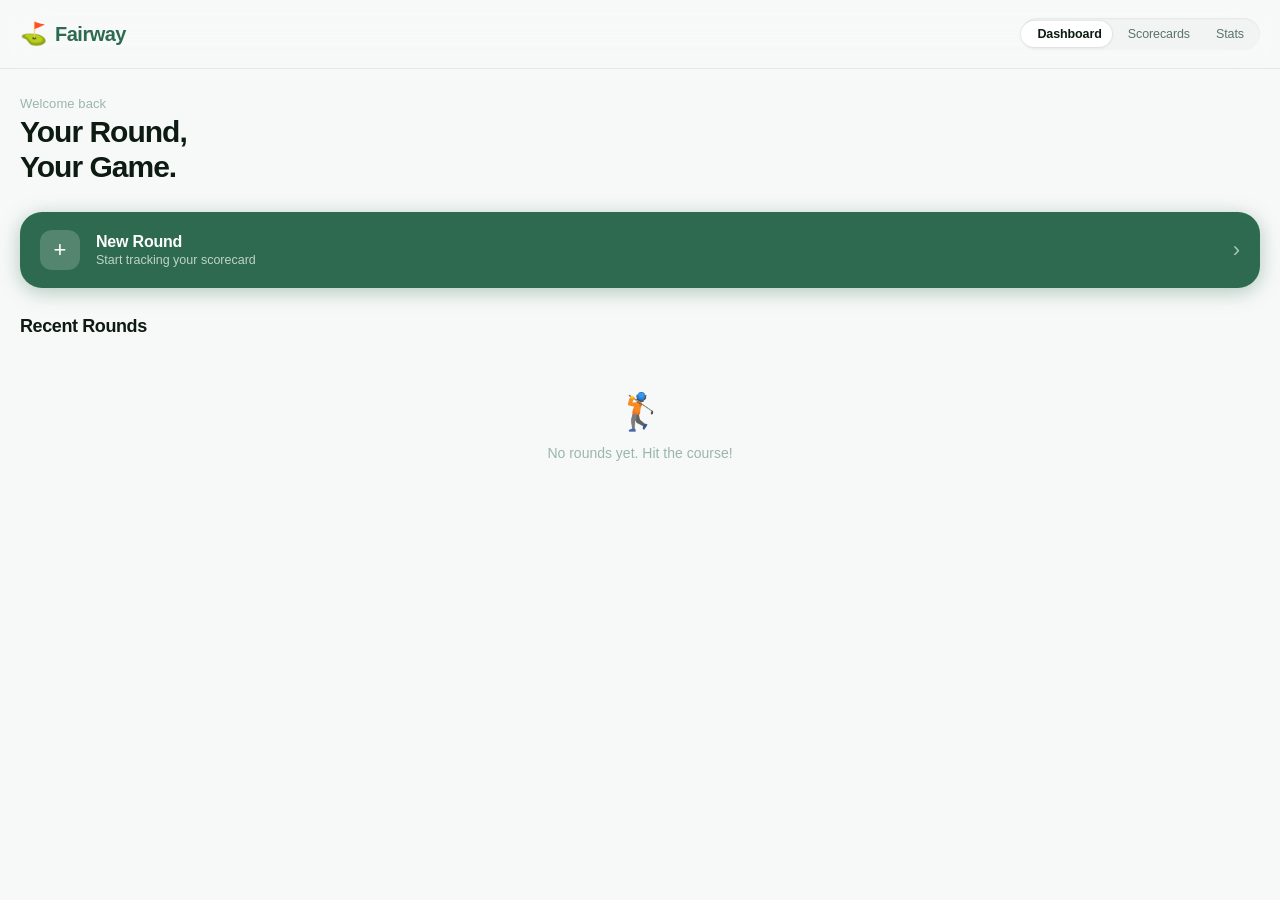
<file: golf-app/index.html>
<!DOCTYPE html>
<html lang="en">
<head>
  <meta charset="UTF-8" />
  <meta name="viewport" content="width=device-width, initial-scale=1.0, viewport-fit=cover" />
  <meta name="apple-mobile-web-app-capable" content="yes" />
  <meta name="apple-mobile-web-app-status-bar-style" content="black-translucent" />
  <title>Fairway</title>
  <link rel="stylesheet" href="styles.css" />
</head>
<body>

  <!-- Header -->
  <header class="app-header">
    <div class="header-inner">
      <div class="app-logo">
        <span class="logo-icon">⛳</span>
        <span class="logo-text">Fairway</span>
      </div>
      <nav class="pill-nav" id="pillNav">
        <button class="pill-btn active" data-page="dashboard">Dashboard</button>
        <button class="pill-btn" data-page="scorecards">Scorecards</button>
        <button class="pill-btn" data-page="stats">Stats</button>
        <div class="pill-slider" id="pillSlider"></div>
      </nav>
    </div>
  </header>

  <!-- Pages -->
  <main class="app-main">

    <!-- DASHBOARD PAGE -->
    <section class="page active" id="page-dashboard">
      <div class="page-content">

        <div class="greeting-block">
          <p class="greeting-sub">Welcome back</p>
          <h1 class="greeting-title">Your Round,<br>Your Game.</h1>
        </div>

        <div class="quick-action-card" id="startRoundBtn">
          <div class="qa-icon">+</div>
          <div class="qa-text">
            <span class="qa-title">New Round</span>
            <span class="qa-sub">Start tracking your scorecard</span>
          </div>
          <div class="qa-arrow">›</div>
        </div>

        <div class="section-title">Recent Rounds</div>

        <div class="rounds-list" id="recentRoundsList">
          <div class="empty-state">
            <div class="empty-icon">🏌️</div>
            <p>No rounds yet. Hit the course!</p>
          </div>
        </div>

      </div>
    </section>

    <!-- SCORECARDS PAGE -->
    <section class="page" id="page-scorecards">
      <div class="page-content">

        <div class="page-header-block">
          <h2 class="page-title">Scorecards</h2>
          <button class="icon-btn" id="newRoundBtnSC">
            <span>+</span>
          </button>
        </div>

        <div class="filter-row">
          <button class="filter-chip active" data-filter="all">All</button>
          <button class="filter-chip" data-filter="18">18 Holes</button>
          <button class="filter-chip" data-filter="9">9 Holes</button>
        </div>

        <div class="scorecards-list" id="scorecardsList">
          <div class="empty-state">
            <div class="empty-icon">📋</div>
            <p>No scorecards yet.<br>Start a new round to begin.</p>
          </div>
        </div>

      </div>
    </section>

    <!-- STATS PAGE -->
    <section class="page" id="page-stats">
      <div class="page-content">

        <div class="page-header-block">
          <h2 class="page-title">Stats</h2>
        </div>

        <div class="stats-empty" id="statsEmpty">
          <div class="empty-icon">📊</div>
          <p>Play some rounds to<br>unlock your stats.</p>
        </div>

        <div class="stats-grid" id="statsGrid" style="display:none;">
          <div class="stat-card">
            <span class="stat-label">Avg Score</span>
            <span class="stat-value" id="statAvgScore">—</span>
            <span class="stat-sub">vs par</span>
          </div>
          <div class="stat-card">
            <span class="stat-label">Best Round</span>
            <span class="stat-value" id="statBestRound">—</span>
            <span class="stat-sub">gross score</span>
          </div>
          <div class="stat-card">
            <span class="stat-label">Rounds</span>
            <span class="stat-value" id="statRoundsPlayed">0</span>
            <span class="stat-sub">played</span>
          </div>
          <div class="stat-card">
            <span class="stat-label">Handicap</span>
            <span class="stat-value" id="statHandicap">—</span>
            <span class="stat-sub">index</span>
          </div>
        </div>

        <div class="section-title" id="statsSectionTitle" style="display:none; margin-top:24px;">Score Trend</div>
        <div class="trend-chart" id="trendChart" style="display:none;"></div>

      </div>
    </section>

  </main>

  <!-- NEW ROUND MODAL -->
  <div class="modal-overlay" id="newRoundModal">
    <div class="modal-sheet">
      <div class="modal-handle"></div>
      <h3 class="modal-title">New Round</h3>

      <div class="form-group">
        <label class="form-label">Course Name</label>
        <input class="form-input" type="text" id="courseName" placeholder="e.g. St Andrews Old Course" />
      </div>

      <div class="form-row">
        <div class="form-group half">
          <label class="form-label">Date</label>
          <input class="form-input" type="date" id="roundDate" />
        </div>
        <div class="form-group half">
          <label class="form-label">Holes</label>
          <select class="form-input" id="roundHoles">
            <option value="18">18 Holes</option>
            <option value="9">9 Holes</option>
          </select>
        </div>
      </div>

      <div class="form-group">
        <label class="form-label">Course Par</label>
        <input class="form-input" type="number" id="coursePar" placeholder="72" min="27" max="75" />
      </div>

      <div class="modal-actions">
        <button class="btn-secondary" id="cancelRoundBtn">Cancel</button>
        <button class="btn-primary" id="createRoundBtn">Create Scorecard</button>
      </div>
    </div>
  </div>

  <!-- SCORECARD DETAIL MODAL -->
  <div class="modal-overlay" id="scorecardModal">
    <div class="modal-sheet scorecard-sheet">
      <div class="modal-handle"></div>
      <div class="sc-modal-header">
        <div>
          <h3 class="modal-title" id="scModalCourse">Course Name</h3>
          <p class="sc-modal-date" id="scModalDate">Date</p>
        </div>
        <button class="close-btn" id="closeSCModal">✕</button>
      </div>

      <div class="sc-totals-row">
        <div class="sc-total-chip">
          <span class="sc-total-label">Score</span>
          <span class="sc-total-val" id="scTotalScore">0</span>
        </div>
        <div class="sc-total-chip">
          <span class="sc-total-label">Par</span>
          <span class="sc-total-val" id="scTotalPar">—</span>
        </div>
        <div class="sc-total-chip">
          <span class="sc-total-label">+/−</span>
          <span class="sc-total-val" id="scTotalDiff">—</span>
        </div>
      </div>

      <div class="hole-grid" id="holeGrid"></div>

      <div class="modal-actions">
        <button class="btn-danger" id="deleteRoundBtn">Delete Round</button>
        <button class="btn-primary" id="saveRoundBtn">Save</button>
      </div>
    </div>
  </div>

  <script src="app.js"></script>
</body>
</html>
</file>
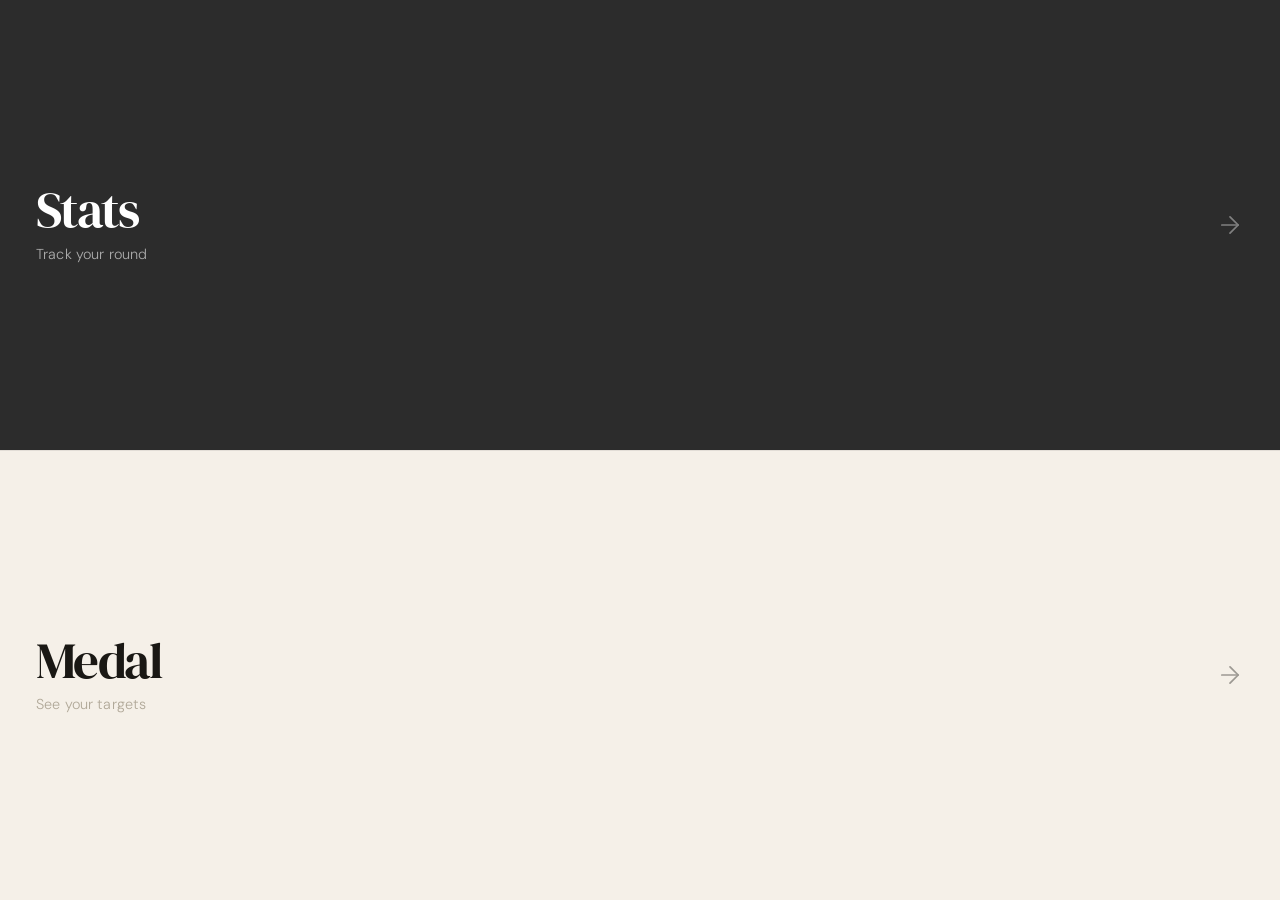
<file: launcher.html>
<!DOCTYPE html>
<html lang="en">
<head>
  <meta charset="UTF-8" />
  <meta name="viewport" content="width=device-width, initial-scale=1.0, maximum-scale=1.0, user-scalable=no, viewport-fit=cover" />
  <title>Medal Golf</title>
  <link rel="preconnect" href="https://fonts.googleapis.com" />
  <link rel="preconnect" href="https://fonts.gstatic.com" crossorigin />
  <link href="https://fonts.googleapis.com/css2?family=DM+Sans:wght@300;400;500;600&family=DM+Serif+Display&display=swap" rel="stylesheet" />
  <link rel="manifest" href="manifest.json" />
  <meta name="mobile-web-app-capable" content="yes" />
  <meta name="apple-mobile-web-app-status-bar-style" content="black-translucent" />
  <meta name="apple-mobile-web-app-title" content="Medal Golf" />
  <link rel="apple-touch-icon" href="icons/icon-180.png" />
  <meta name="theme-color" content="#f5f0e8" />
  <link rel="stylesheet" href="css/base.css" />
  <link rel="stylesheet" href="css/launcher.css" />
</head>
<body class="launcher-body">

  <div class="launcher">

    <a href="stats.html" class="launcher-tile launcher-tile--stats">
      <div class="launcher-tile-inner">
        <span class="launcher-label">Stats</span>
        <span class="launcher-desc">Track your round</span>
      </div>
      <svg class="launcher-arrow" xmlns="http://www.w3.org/2000/svg" viewBox="0 0 24 24" fill="none" stroke="currentColor" stroke-width="1.5" stroke-linecap="round" stroke-linejoin="round">
        <line x1="5" y1="12" x2="19" y2="12"/>
        <polyline points="12 5 19 12 12 19"/>
      </svg>
    </a>

    <div class="launcher-divider"></div>

    <a href="medal.html" class="launcher-tile launcher-tile--medal">
      <div class="launcher-tile-inner">
        <span class="launcher-label">Medal</span>
        <span class="launcher-desc">See your targets</span>
      </div>
      <svg class="launcher-arrow" xmlns="http://www.w3.org/2000/svg" viewBox="0 0 24 24" fill="none" stroke="currentColor" stroke-width="1.5" stroke-linecap="round" stroke-linejoin="round">
        <line x1="5" y1="12" x2="19" y2="12"/>
        <polyline points="12 5 19 12 12 19"/>
      </svg>
    </a>

  </div>

  <script>
    if ('serviceWorker' in navigator) {
      window.addEventListener('load', () => {
        navigator.serviceWorker.register('./sw.js');
      });
    }
  </script>

</body>
</html>
</file>
<file: golf-app/styles.css>
/* ── Variables ── */
:root {
  --green: #2D6A4F;
  --green-mid: #40916C;
  --green-light: #74C69D;
  --green-pale: #D8F3DC;
  --green-bg: #F0FAF4;
  --white: #FFFFFF;
  --off-white: #F7F9F8;
  --surface: #FFFFFF;
  --surface-2: #F2F4F3;
  --border: rgba(0,0,0,0.07);
  --text-primary: #0D1B12;
  --text-secondary: #5A7569;
  --text-tertiary: #9BB5AC;
  --shadow-sm: 0 1px 4px rgba(0,0,0,0.06), 0 0 0 1px rgba(0,0,0,0.04);
  --shadow-md: 0 4px 20px rgba(0,0,0,0.10), 0 1px 4px rgba(0,0,0,0.06);
  --shadow-lg: 0 12px 40px rgba(0,0,0,0.14), 0 2px 8px rgba(0,0,0,0.08);
  --radius-sm: 10px;
  --radius-md: 16px;
  --radius-lg: 22px;
  --radius-xl: 32px;
  --font: 'SF Pro Display', -apple-system, BlinkMacSystemFont, 'Helvetica Neue', sans-serif;
  --header-h: 68px;
  --safe-top: env(safe-area-inset-top, 0px);
  --safe-bot: env(safe-area-inset-bottom, 0px);
}

/* ── Reset ── */
*, *::before, *::after { box-sizing: border-box; margin: 0; padding: 0; }
html { height: 100%; -webkit-text-size-adjust: 100%; }
body {
  font-family: var(--font);
  background: var(--off-white);
  color: var(--text-primary);
  height: 100%;
  overscroll-behavior: none;
  -webkit-font-smoothing: antialiased;
}
button { font-family: var(--font); cursor: pointer; border: none; background: none; }
input, select { font-family: var(--font); }

/* ── Header ── */
.app-header {
  position: fixed;
  top: 0; left: 0; right: 0;
  z-index: 100;
  padding-top: var(--safe-top);
  background: rgba(247,249,248,0.85);
  backdrop-filter: saturate(180%) blur(20px);
  -webkit-backdrop-filter: saturate(180%) blur(20px);
  border-bottom: 1px solid var(--border);
}

.header-inner {
  display: flex;
  align-items: center;
  justify-content: space-between;
  height: var(--header-h);
  padding: 0 20px;
}

.app-logo {
  display: flex;
  align-items: center;
  gap: 8px;
}
.logo-icon { font-size: 22px; line-height: 1; }
.logo-text {
  font-size: 20px;
  font-weight: 700;
  letter-spacing: -0.5px;
  color: var(--green);
}

/* ── Pill Nav ── */
.pill-nav {
  position: relative;
  display: flex;
  align-items: center;
  background: var(--surface-2);
  border-radius: 50px;
  padding: 3px;
  gap: 0;
  box-shadow: inset 0 1px 2px rgba(0,0,0,0.06);
}

.pill-btn {
  position: relative;
  z-index: 1;
  padding: 6px 13px;
  border-radius: 50px;
  font-size: 12.5px;
  font-weight: 500;
  color: var(--text-secondary);
  transition: color 0.22s ease;
  white-space: nowrap;
  letter-spacing: -0.1px;
}
.pill-btn.active { color: var(--text-primary); font-weight: 600; }

.pill-slider {
  position: absolute;
  top: 3px;
  height: calc(100% - 6px);
  background: var(--white);
  border-radius: 50px;
  box-shadow: var(--shadow-sm);
  transition: left 0.28s cubic-bezier(0.34, 1.56, 0.64, 1), width 0.28s cubic-bezier(0.34, 1.56, 0.64, 1);
  pointer-events: none;
}

/* ── Main ── */
.app-main {
  padding-top: calc(var(--header-h) + var(--safe-top));
  padding-bottom: calc(24px + var(--safe-bot));
  min-height: 100vh;
}

/* ── Pages ── */
.page {
  display: none;
  animation: fadeSlideUp 0.3s cubic-bezier(0.4, 0, 0.2, 1) both;
}
.page.active { display: block; }

@keyframes fadeSlideUp {
  from { opacity: 0; transform: translateY(10px); }
  to   { opacity: 1; transform: translateY(0); }
}

.page-content { padding: 24px 20px 8px; }

/* ── Dashboard ── */
.greeting-block { margin-bottom: 28px; padding-top: 4px; }
.greeting-sub {
  font-size: 13px;
  color: var(--text-tertiary);
  letter-spacing: 0.1px;
  margin-bottom: 4px;
  font-weight: 400;
}
.greeting-title {
  font-size: 30px;
  font-weight: 700;
  line-height: 1.15;
  letter-spacing: -1px;
  color: var(--text-primary);
}

.quick-action-card {
  display: flex;
  align-items: center;
  gap: 16px;
  background: var(--green);
  border-radius: var(--radius-lg);
  padding: 18px 20px;
  margin-bottom: 28px;
  cursor: pointer;
  transition: transform 0.15s ease, box-shadow 0.15s ease;
  box-shadow: 0 4px 20px rgba(45,106,79,0.35);
}
.quick-action-card:active { transform: scale(0.98); }

.qa-icon {
  width: 40px; height: 40px;
  background: rgba(255,255,255,0.18);
  border-radius: 12px;
  display: flex; align-items: center; justify-content: center;
  font-size: 22px;
  font-weight: 300;
  color: white;
  flex-shrink: 0;
}
.qa-text { flex: 1; }
.qa-title { display: block; font-size: 16px; font-weight: 600; color: white; letter-spacing: -0.2px; }
.qa-sub   { display: block; font-size: 12.5px; color: rgba(255,255,255,0.7); margin-top: 2px; }
.qa-arrow { font-size: 22px; color: rgba(255,255,255,0.6); font-weight: 300; }

/* ── Section title ── */
.section-title {
  font-size: 18px;
  font-weight: 700;
  letter-spacing: -0.4px;
  color: var(--text-primary);
  margin-bottom: 14px;
}

/* ── Rounds list ── */
.rounds-list, .scorecards-list {
  display: flex;
  flex-direction: column;
  gap: 12px;
}

.round-card {
  background: var(--surface);
  border-radius: var(--radius-md);
  padding: 16px 18px;
  box-shadow: var(--shadow-sm);
  cursor: pointer;
  transition: transform 0.15s ease, box-shadow 0.15s ease;
  display: flex;
  align-items: center;
  justify-content: space-between;
}
.round-card:active { transform: scale(0.99); box-shadow: var(--shadow-md); }

.round-card-left { flex: 1; min-width: 0; }
.round-course {
  font-size: 15px;
  font-weight: 600;
  letter-spacing: -0.3px;
  color: var(--text-primary);
  white-space: nowrap;
  overflow: hidden;
  text-overflow: ellipsis;
}
.round-meta {
  font-size: 12.5px;
  color: var(--text-tertiary);
  margin-top: 3px;
}

.round-card-right { text-align: right; flex-shrink: 0; margin-left: 12px; }
.round-score-big {
  font-size: 26px;
  font-weight: 700;
  letter-spacing: -1px;
  color: var(--text-primary);
  line-height: 1;
}
.round-vs-par {
  font-size: 12px;
  font-weight: 500;
  margin-top: 3px;
  padding: 2px 7px;
  border-radius: 20px;
  display: inline-block;
}
.round-vs-par.over  { background: #FEE2E2; color: #DC2626; }
.round-vs-par.under { background: #DCFCE7; color: #16A34A; }
.round-vs-par.even  { background: var(--surface-2); color: var(--text-secondary); }

/* ── Page header block ── */
.page-header-block {
  display: flex;
  align-items: center;
  justify-content: space-between;
  margin-bottom: 18px;
}
.page-title {
  font-size: 28px;
  font-weight: 700;
  letter-spacing: -0.8px;
}
.icon-btn {
  width: 36px; height: 36px;
  background: var(--green);
  border-radius: 50%;
  color: white;
  font-size: 22px;
  font-weight: 300;
  display: flex; align-items: center; justify-content: center;
  box-shadow: 0 2px 10px rgba(45,106,79,0.35);
  transition: transform 0.15s ease;
  line-height: 1;
}
.icon-btn:active { transform: scale(0.93); }

/* ── Filter chips ── */
.filter-row {
  display: flex;
  gap: 8px;
  margin-bottom: 18px;
}
.filter-chip {
  padding: 6px 14px;
  border-radius: 50px;
  font-size: 13px;
  font-weight: 500;
  background: var(--surface-2);
  color: var(--text-secondary);
  transition: all 0.18s ease;
}
.filter-chip.active {
  background: var(--green);
  color: white;
  box-shadow: 0 2px 8px rgba(45,106,79,0.3);
}

/* ── Stats ── */
.stats-grid {
  display: grid;
  grid-template-columns: 1fr 1fr;
  gap: 12px;
  margin-top: 4px;
}
.stat-card {
  background: var(--surface);
  border-radius: var(--radius-md);
  padding: 18px 16px;
  box-shadow: var(--shadow-sm);
  display: flex;
  flex-direction: column;
}
.stat-label {
  font-size: 12px;
  color: var(--text-tertiary);
  font-weight: 500;
  letter-spacing: 0.2px;
  text-transform: uppercase;
}
.stat-value {
  font-size: 34px;
  font-weight: 700;
  letter-spacing: -1.5px;
  color: var(--text-primary);
  line-height: 1.1;
  margin-top: 6px;
}
.stat-sub {
  font-size: 12px;
  color: var(--text-tertiary);
  margin-top: 3px;
}

.trend-chart {
  background: var(--surface);
  border-radius: var(--radius-md);
  padding: 16px;
  box-shadow: var(--shadow-sm);
  min-height: 80px;
  display: flex;
  align-items: flex-end;
  gap: 6px;
}
.trend-bar-wrap { flex: 1; display: flex; flex-direction: column; align-items: center; gap: 5px; }
.trend-bar {
  width: 100%;
  background: var(--green-pale);
  border-radius: 4px 4px 0 0;
  transition: height 0.4s cubic-bezier(0.34, 1.56, 0.64, 1);
  min-height: 4px;
}
.trend-bar.best { background: var(--green); }
.trend-label { font-size: 10px; color: var(--text-tertiary); text-align: center; white-space: nowrap; }

/* ── Empty state ── */
.empty-state, .stats-empty {
  text-align: center;
  padding: 40px 20px;
  color: var(--text-tertiary);
}
.empty-icon { font-size: 36px; margin-bottom: 10px; }
.empty-state p, .stats-empty p { font-size: 14px; line-height: 1.5; }

/* ── Modal ── */
.modal-overlay {
  display: none;
  position: fixed;
  inset: 0;
  z-index: 200;
  background: rgba(0,0,0,0.4);
  backdrop-filter: blur(4px);
  -webkit-backdrop-filter: blur(4px);
  align-items: flex-end;
  animation: overlayIn 0.22s ease both;
}
.modal-overlay.open { display: flex; }

@keyframes overlayIn {
  from { background: rgba(0,0,0,0); }
  to   { background: rgba(0,0,0,0.4); }
}

.modal-sheet {
  background: var(--surface);
  border-radius: var(--radius-xl) var(--radius-xl) 0 0;
  width: 100%;
  max-height: 92vh;
  overflow-y: auto;
  padding: 12px 24px calc(28px + var(--safe-bot));
  animation: sheetUp 0.3s cubic-bezier(0.34, 1.2, 0.64, 1) both;
  -webkit-overflow-scrolling: touch;
}

.scorecard-sheet { max-height: 95vh; }

@keyframes sheetUp {
  from { transform: translateY(100%); }
  to   { transform: translateY(0); }
}

.modal-handle {
  width: 36px; height: 4px;
  background: var(--border);
  border-radius: 2px;
  margin: 0 auto 20px;
}

.modal-title {
  font-size: 20px;
  font-weight: 700;
  letter-spacing: -0.5px;
  margin-bottom: 22px;
}

/* ── Form ── */
.form-group { margin-bottom: 16px; }
.form-row { display: flex; gap: 12px; }
.form-group.half { flex: 1; }

.form-label {
  display: block;
  font-size: 12.5px;
  font-weight: 600;
  color: var(--text-secondary);
  letter-spacing: 0.2px;
  text-transform: uppercase;
  margin-bottom: 6px;
}

.form-input {
  width: 100%;
  padding: 13px 14px;
  background: var(--surface-2);
  border: 1.5px solid transparent;
  border-radius: var(--radius-sm);
  font-size: 15px;
  color: var(--text-primary);
  outline: none;
  transition: border-color 0.18s ease, background 0.18s ease;
  -webkit-appearance: none;
  appearance: none;
}
.form-input:focus {
  border-color: var(--green-light);
  background: var(--white);
}
.form-input::placeholder { color: var(--text-tertiary); }

/* ── Modal actions ── */
.modal-actions {
  display: flex;
  gap: 10px;
  margin-top: 24px;
}

.btn-primary {
  flex: 2;
  padding: 15px;
  background: var(--green);
  color: white;
  border-radius: var(--radius-md);
  font-size: 15px;
  font-weight: 600;
  letter-spacing: -0.2px;
  box-shadow: 0 3px 14px rgba(45,106,79,0.35);
  transition: transform 0.15s ease, opacity 0.15s ease;
}
.btn-primary:active { transform: scale(0.98); opacity: 0.9; }

.btn-secondary {
  flex: 1;
  padding: 15px;
  background: var(--surface-2);
  color: var(--text-secondary);
  border-radius: var(--radius-md);
  font-size: 15px;
  font-weight: 500;
  transition: background 0.15s ease;
}
.btn-secondary:active { background: var(--border); }

.btn-danger {
  flex: 1;
  padding: 15px;
  background: #FEE2E2;
  color: #DC2626;
  border-radius: var(--radius-md);
  font-size: 15px;
  font-weight: 600;
  transition: background 0.15s ease;
}
.btn-danger:active { background: #FECACA; }

/* ── Scorecard Modal ── */
.sc-modal-header {
  display: flex;
  align-items: flex-start;
  justify-content: space-between;
  margin-bottom: 18px;
}
.sc-modal-date {
  font-size: 13px;
  color: var(--text-tertiary);
  margin-top: 3px;
}
.close-btn {
  width: 32px; height: 32px;
  background: var(--surface-2);
  border-radius: 50%;
  font-size: 14px;
  color: var(--text-secondary);
  display: flex; align-items: center; justify-content: center;
  flex-shrink: 0;
  margin-top: -4px;
  transition: background 0.15s ease;
}
.close-btn:active { background: var(--border); }

.sc-totals-row {
  display: flex;
  gap: 10px;
  margin-bottom: 22px;
}
.sc-total-chip {
  flex: 1;
  background: var(--off-white);
  border-radius: var(--radius-sm);
  padding: 12px;
  text-align: center;
}
.sc-total-label {
  display: block;
  font-size: 11px;
  color: var(--text-tertiary);
  font-weight: 600;
  text-transform: uppercase;
  letter-spacing: 0.3px;
}
.sc-total-val {
  display: block;
  font-size: 24px;
  font-weight: 700;
  letter-spacing: -1px;
  margin-top: 4px;
  color: var(--text-primary);
}

/* ── Hole Grid ── */
.hole-grid {
  display: grid;
  grid-template-columns: repeat(3, 1fr);
  gap: 10px;
  margin-bottom: 6px;
}

.hole-cell {
  background: var(--off-white);
  border-radius: var(--radius-sm);
  padding: 10px 8px 10px;
  display: flex;
  flex-direction: column;
  align-items: center;
  gap: 6px;
}
.hole-num {
  font-size: 11px;
  font-weight: 600;
  color: var(--text-tertiary);
  text-transform: uppercase;
  letter-spacing: 0.3px;
}
.hole-par-label {
  font-size: 11px;
  color: var(--text-tertiary);
}
.hole-score-input {
  width: 100%;
  text-align: center;
  padding: 8px 4px;
  background: var(--white);
  border: 1.5px solid transparent;
  border-radius: 8px;
  font-size: 20px;
  font-weight: 700;
  color: var(--text-primary);
  outline: none;
  -webkit-appearance: none;
  appearance: none;
  transition: border-color 0.18s ease;
}
.hole-score-input:focus { border-color: var(--green-light); }
.hole-score-input.birdie { border-color: var(--green-light); background: var(--green-pale); color: var(--green); }
.hole-score-input.eagle  { border-color: var(--green); background: var(--green); color: white; }
.hole-score-input.bogey  { border-color: #FCA5A5; background: #FFF5F5; color: #DC2626; }
.hole-score-input.double { border-color: #DC2626; background: #FEE2E2; color: #DC2626; }

/* ── Scrollbar ── */
::-webkit-scrollbar { width: 0; }
</file>
<file: css/base.css>
/* ── Variables ── */
:root {
  --bg:           #f5f0e8;
  --surface:      #faf7f2;
  --border:       #e4ddd0;
  --border-light: #ede8de;
  --text-primary: #1a1814;
  --text-secondary: #7a7060;
  --text-tertiary: #b0a898;
  --accent:       #2c2c2c;
  --gold:         #b8922a;
  --silver:       #8a8a8a;
  --bronze:       #a0622a;
  --radius-sm:    10px;
  --radius-md:    16px;
  --radius-lg:    24px;
  --shadow-sm:    0 1px 3px rgba(0,0,0,0.06), 0 1px 2px rgba(0,0,0,0.04);
  --shadow-md:    0 4px 16px rgba(0,0,0,0.08), 0 1px 4px rgba(0,0,0,0.04);
  --font-display: 'DM Serif Display', Georgia, serif;
  --font-body:    'DM Sans', -apple-system, sans-serif;
  --transition:   0.18s ease;
}

/* ── Reset ── */
*, *::before, *::after {
  box-sizing: border-box;
  margin: 0;
  padding: 0;
}

html {
  font-size: 16px;
  -webkit-font-smoothing: antialiased;
  -moz-osx-font-smoothing: grayscale;
}

body {
  background-color: var(--bg);
  color: var(--text-primary);
  font-family: var(--font-body);
  font-weight: 400;
  min-height: 100vh;
  min-height: 100dvh;
  line-height: 1.5;
}

input, select, button, textarea {
  font-family: var(--font-body);
}

/* ── App shell ── */
.app {
  max-width: 480px;
  margin: 0 auto;
  padding: 0 max(20px, env(safe-area-inset-left)) max(80px, calc(env(safe-area-inset-bottom) + 60px));
  padding-left: max(20px, env(safe-area-inset-left));
  padding-right: max(20px, env(safe-area-inset-right));
}

/* ── App header ── */
.app-header {
  padding: 32px 0 40px;
  text-align: center;
}

.app-title {
  font-family: var(--font-display);
  font-size: 2.6rem;
  font-weight: 400;
  color: var(--text-primary);
  letter-spacing: -0.02em;
  line-height: 1;
  margin-bottom: 8px;
}

.app-sub {
  font-size: 0.9rem;
  color: var(--text-tertiary);
  font-weight: 300;
  letter-spacing: 0.01em;
}

/* ── Back button (medal page) ── */
.medal-back-btn {
  position: absolute;
  top: max(16px, calc(env(safe-area-inset-top) + 8px));
  left: max(20px, env(safe-area-inset-left));
  width: 36px;
  height: 36px;
  display: flex;
  align-items: center;
  justify-content: center;
  background: var(--surface);
  border: 1.5px solid var(--border);
  border-radius: 50%;
  color: var(--text-secondary);
  text-decoration: none;
  transition: all var(--transition);
}

.medal-back-btn svg {
  width: 16px;
  height: 16px;
}

.medal-back-btn:hover {
  background: var(--bg);
  border-color: var(--accent);
  color: var(--text-primary);
}

.app-header {
  position: relative;
}

/* ── Utility ── */
.hidden {
  display: none !important;
}
</file>
<file: css/launcher.css>
/* ── Launcher ── */
.launcher-body {
  overflow: hidden;
  height: 100dvh;
}

.launcher {
  display: flex;
  flex-direction: column;
  height: 100dvh;
  width: 100%;
}

.launcher-tile {
  flex: 1;
  display: flex;
  align-items: center;
  justify-content: space-between;
  padding: max(40px, calc(env(safe-area-inset-top) + 32px)) 36px
           max(40px, calc(env(safe-area-inset-bottom) + 32px));
  text-decoration: none;
  position: relative;
  transition: opacity 0.15s ease;
  -webkit-tap-highlight-color: transparent;
}

.launcher-tile:active {
  opacity: 0.7;
}

.launcher-tile--stats {
  background: var(--accent);
  color: #fff;
}

.launcher-tile--medal {
  background: var(--bg);
  color: var(--text-primary);
}

.launcher-tile-inner {
  display: flex;
  flex-direction: column;
  gap: 8px;
}

.launcher-label {
  font-family: var(--font-display);
  font-size: 3.2rem;
  letter-spacing: -0.03em;
  line-height: 1;
  font-weight: 400;
}

.launcher-tile--stats .launcher-label {
  color: #fff;
}

.launcher-tile--medal .launcher-label {
  color: var(--text-primary);
}

.launcher-desc {
  font-family: var(--font-body);
  font-size: 0.9rem;
  font-weight: 300;
  letter-spacing: 0.01em;
}

.launcher-tile--stats .launcher-desc {
  color: rgba(255,255,255,0.6);
}

.launcher-tile--medal .launcher-desc {
  color: var(--text-tertiary);
}

.launcher-arrow {
  width: 28px;
  height: 28px;
  flex-shrink: 0;
  opacity: 0.4;
}

.launcher-divider {
  height: 1px;
  background: rgba(0,0,0,0.08);
  flex-shrink: 0;
}
</file>
